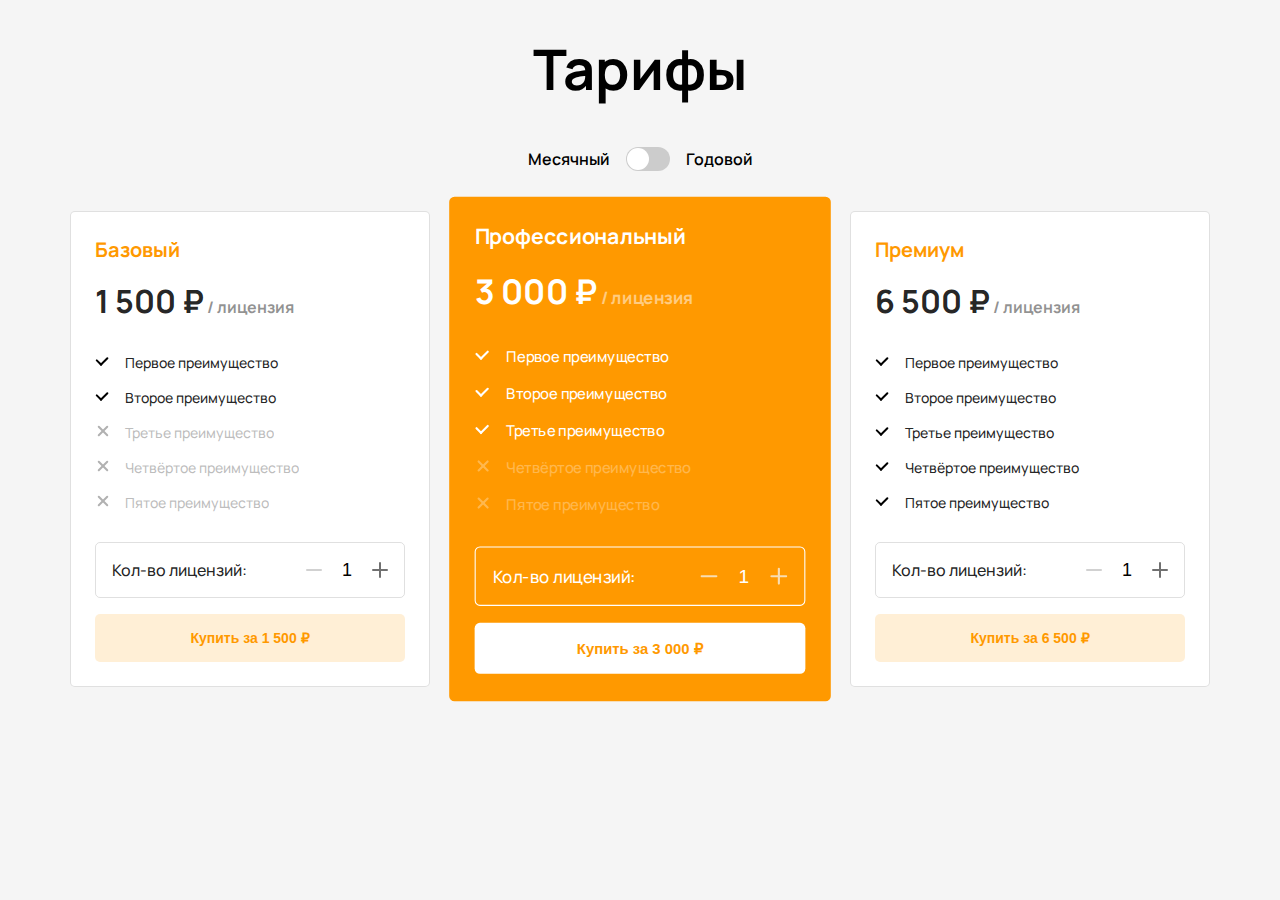
<file: index_template.html>
<!DOCTYPE html>
<html lang="ru">
  <head>
    <meta charset="utf-8">
    <meta name="viewport" content="width=device-width, initial-scale=1, shrink-to-fit=no">
    <title>widget</title>
    <link rel="stylesheet" href="saas_shop_style.css">
    <link rel="preconnect" href="https://fonts.googleapis.com">
    <link rel="preconnect" href="https://fonts.gstatic.com" crossorigin>
    <link href="https://fonts.googleapis.com/css2?family=Manrope:wght@500;600;700&display=swap" rel="stylesheet">
  </head>
  <body>
    <div class="saas-shop-container">
      <div class="saas-shop-title">Тарифы</div>
      <div class="saas-shop-period-container">
        <div class="saas-shop-period-title">
          Месячный
        </div>
        <label class="saas-shop-period">
          <input type="checkbox" class="saas-shop-period-input">
          <span class="saas-shop-slider"></span>
        </label>
        <div class="saas-shop-period-title">
          Годовой
          <!--<span class="saas-shop-period-sale">
            - 15%
          </span>-->
        </div>
      </div>
      <div class="saas-shop-row">
        <div class="saas-shop-card">
          <div class="saas-shop-card-name">Базовый</div>
          <div class="saas-shop-card-price">
            <span class="saas-shop-price-value">1 500 ₽</span>
            <span class="saas-shop-price-text">/ лицензия</span>
          </div>
          <ul class="saas-shop-card-list">
            <li class="saas-shop-list-item">
              <span class="saas-shop-icon-check"></span>
              Первое преимущество
            </li>
            <li class="saas-shop-list-item">
              <span class="saas-shop-icon-check"></span>
              Второе преимущество
            </li>
            <li class="saas-shop-list-item saas-shop-list-item-none">
              <span class="saas-shop-icon-close"></span>
              Третье преимущество
            </li>
            <li class="saas-shop-list-item saas-shop-list-item-none">
              <span class="saas-shop-icon-close"></span>
              Четвёртое преимущество
            </li>
            <li class="saas-shop-list-item saas-shop-list-item-none">
              <span class="saas-shop-icon-close"></span>
              Пятое преимущество
            </li>
          </ul>
          <form class="saas-shop-card-form">
            <div class="saas-shop-form-data">
              <div class="saas-shop-count-name">Кол-во лицензий:</div>
              <div class="saas-shop-form-control">
                <div class="saas-shop-form-minus"></div>
                <input class="saas-shop-form-input"
                       type="number" name="count" min="1" max="10" value="1">
                <div class="saas-shop-form-plus"></div>
              </div>
            </div>
            <button class="saas-shop-card-button" type="button">
              Купить за 1 500 ₽
            </button>
          </form>
        </div>
        <div class="saas-shop-card">
          <div class="saas-shop-card-name">Профессиональный</div>
          <div class="saas-shop-card-price">
            <span class="saas-shop-price-value">3 000 ₽</span>
            <span class="saas-shop-price-text">/ лицензия</span>
          </div>
          <ul class="saas-shop-card-list">
            <li class="saas-shop-list-item">
              <span class="saas-shop-icon-check"></span>
              Первое преимущество
            </li>
            <li class="saas-shop-list-item">
              <span class="saas-shop-icon-check"></span>
              Второе преимущество
            </li>
            <li class="saas-shop-list-item">
              <span class="saas-shop-icon-check"></span>
              Третье преимущество
            </li>
            <li class="saas-shop-list-item saas-shop-list-item-none">
              <span class="saas-shop-icon-close"></span>
              Четвёртое преимущество
            </li>
            <li class="saas-shop-list-item saas-shop-list-item-none">
              <span class="saas-shop-icon-close"></span>
              Пятое преимущество
            </li>
          </ul>
          <form class="saas-shop-card-form">
            <div class="saas-shop-form-data">
              <div class="saas-shop-count-name">Кол-во лицензий:</div>
              <div class="saas-shop-form-control">
                <div class="saas-shop-form-minus"></div>
                <input class="saas-shop-form-input"
                       type="number" name="count" min="1" max="10" value="1">
                <div class="saas-shop-form-plus"></div>
              </div>
            </div>
            <button class="saas-shop-card-button" type="button">
              Купить за 3 000 ₽
            </button>
          </form>
        </div>
        <div class="saas-shop-card">
          <div class="saas-shop-card-name">Премиум</div>
          <div class="saas-shop-card-price">
            <span class="saas-shop-price-value">6 500 ₽</span>
            <span class="saas-shop-price-text">/ лицензия</span>
          </div>
          <ul class="saas-shop-card-list">
            <li class="saas-shop-list-item">
              <span class="saas-shop-icon-check"></span>
              Первое преимущество
            </li>
            <li class="saas-shop-list-item">
              <span class="saas-shop-icon-check"></span>
              Второе преимущество
            </li>
            <li class="saas-shop-list-item">
              <span class="saas-shop-icon-check"></span>
              Третье преимущество
            </li>
            <li class="saas-shop-list-item">
              <span class="saas-shop-icon-check"></span>
              Четвёртое преимущество
            </li>
            <li class="saas-shop-list-item">
              <span class="saas-shop-icon-check"></span>
              Пятое преимущество
            </li>
          </ul>
          <form class="saas-shop-card-form">
            <div class="saas-shop-form-data">
              <div class="saas-shop-count-name">Кол-во лицензий:</div>
              <div class="saas-shop-form-control">
                <div class="saas-shop-form-minus"></div>
                <input class="saas-shop-form-input"
                       type="number" name="count" min="1" max="10" value="1">
                <div class="saas-shop-form-plus"></div>
              </div>
            </div>
            <button class="saas-shop-card-button" type="button">
              Купить за 6 500 ₽
            </button>
          </form>
        </div>
      </div>
    </div>
  </body>
</html>
</file>
<file: saas_shop_style.css>
*
{
    margin: 0;
    padding: 0;
}

body
{
    min-width: 320px;
    background-color: #F5F5F5;
}

.saas-shop-container
{
    max-width: 1200px;
    margin: 0 auto;
    padding: 30px 0;
    font-family: 'Manrope', sans-serif;
}

.saas-shop-title
{
    font-size: 56px;
    font-weight: 700;
    text-align: center;
}

.saas-shop-period
{
    position: relative;
    display: inline-block;
    width: 44px;
    height: 24px;
    margin: 0 16px;
}

.saas-shop-period-input
{
    opacity: 0;
    width: 0;
    height: 0;
}

.saas-shop-period-input:checked + .saas-shop-slider
{
    background-color: #FF9900;
}

.saas-shop-period-input:checked + .saas-shop-slider:before {
    -webkit-transform: translateX(20px);
    -ms-transform: translateX(20px);
    transform: translateX(20px);
}

.saas-shop-slider
{
    position: absolute;
    cursor: pointer;
    top: 0;
    left: 0;
    right: 0;
    bottom: 0;
    background-color: #ccc;
    transition: .4s;
    border-radius: 100px;
}

.saas-shop-slider:before
{
    content: "";
    position: absolute;
    height: 22px;
    width: 22px;
    left: 1px;
    bottom: 1px;
    background-color: white;
    -webkit-transition: .4s;
    transition: .4s;
    border-radius: 50%;
}

.saas-shop-period-container
{
    display: flex;
    align-items: center;
    justify-content: center;
    margin: 40px 0;
}

.saas-shop-period-sale
{
    background: rgba(255, 153, 0, 0.16);
    border-radius: 5px;
    padding: 4px 8px;
    margin: 0 8px;
    color: #FF9900;
    font-size: 12px;
}

.saas-shop-period-title
{
    font-weight: 600;
}

.saas-shop-row
{
    display: flex;
    justify-content: space-evenly;
}

.saas-shop-card
{
    height: auto;
    border: 1px solid rgba(0, 0, 0, 0.12);
    border-radius: 5px;
    padding: 24px;
    background-color: #fff;
    width: 360px;
    box-sizing: border-box;
    color: rgba(0, 0, 0, 0.87);
}

.saas-shop-card:nth-child(2n)
{
    background-color: #ff9900;
    border: none;
    color: #fff;
    transform: scale(1.06);
}

.saas-shop-card:nth-child(2n) .saas-shop-form-data
{
    border-color: #fff;
}

.saas-shop-card:nth-child(2n) .saas-shop-card-button
{
    background-color: #fff;
    color: #ff9900;
}

.saas-shop-card:nth-child(2n) .saas-shop-card-name,
.saas-shop-card:nth-child(2n) .saas-shop-form-input
{
    color: #fff;
}

.saas-shop-card:nth-child(2n) .saas-shop-icon-check:before,
.saas-shop-card:nth-child(2n) .saas-shop-icon-check:after,
.saas-shop-card:nth-child(2n) .saas-shop-icon-close:before,
.saas-shop-card:nth-child(2n) .saas-shop-icon-close:after
{
    background-color: #fff;
}

.saas-shop-card:nth-child(2n) .saas-shop-form-plus::before,
.saas-shop-card:nth-child(2n) .saas-shop-form-plus::after
{
    background-color: #F8DDB3;
}

.saas-shop-card:nth-child(2n) .saas-shop-form-minus::before
{
    background-color: #F8DDB3;
}

.saas-shop-card-name
{
    font-size: 20px;
    font-weight: 700;
    color: #ff9900;
}

.saas-shop-card-list
{
    list-style: none;
    padding-left: 0;
}

.saas-shop-list-item
{
    font-size: 14px;
    font-weight: 500;
    margin-bottom: 16px;
    padding-left: 30px;
    position: relative;
}

.saas-shop-list-item-none
{
    opacity: .3;
}

.saas-shop-icon-check
{
    position: absolute;
    display: inline-block;
    width: 14px;
    height: 10px;
    left: 0;
    top: 4px;
}

.saas-shop-icon-check:before
{
    position: absolute;
    left: -4px;
    top: 10%;
    height: 80%;
    width: 2px;
    background-color: #000;
    content: "";
    transform: translateX(10px) rotate(-45deg);
    transform-origin: left bottom;
    border-radius: 10px 10px 0 0;
}

.saas-shop-icon-check:after
{
    position: absolute;
    left: -4px;
    top: 68%;
    height: 2px;
    width: 80%;
    background-color: #000;
    content: "";
    transform: translateX(10px) rotate(-45deg);
    transform-origin: left bottom;
    border-radius: 0 10px 10px 0;
}

.saas-shop-icon-close {
    position: absolute;
    left: 2px;
    top: 1px;
    width: 12px;
    height: 12px;
}

.saas-shop-icon-close:before,
.saas-shop-icon-close:after {
    position: absolute;
    left: 5px;
    content: '';
    height: 14px;
    width: 2px;
    background-color: #000;
    border-radius: 10px;
}

.saas-shop-icon-close:before {
    transform: rotate(45deg);
}

.saas-shop-icon-close:after {
    transform: rotate(-45deg);
}

.saas-shop-card-price
{
    margin: 16px 0 30px;
    font-weight: 700;
}

.saas-shop-price-value
{
    font-size: 32px;
}

.saas-shop-price-text
{
    opacity: .5;
}

.saas-shop-card-form
{
    margin-top: 30px;
}

.saas-shop-form-data
{
    border: 1px solid rgba(0, 0, 0, 0.12);
    border-radius: 5px;
    padding: 16px;
    display: flex;
    align-items: center;
    justify-content: space-between;
}

.saas-shop-count-name
{
    font-weight: 500;
}

.saas-shop-form-control
{
    display: flex;
    align-items: center;
    overflow: hidden;
}

.saas-shop-form-input
{
    border: none;
    text-align: center;
    font-weight: 500;
    font-size: 18px;
    width: 50px;
    background-color: transparent;
}

.saas-shop-form-minus,
.saas-shop-form-plus
{
    width: 16px;
    height: 16px;
    cursor: pointer;
    position: relative;
}

.saas-shop-form-plus::before,
.saas-shop-form-plus::after
{
    content: '';
    width: 16px;
    height: 2px;
    background-color: #707070;
    position: absolute;
    top: calc(50% - 1px);
    border-radius: 5px;
}

.saas-shop-form-plus::after
{
    transform: rotate(90deg);
}

.saas-shop-form-minus::before
{
    content: '';
    width: 16px;
    height: 2px;
    background-color: #D1D1D1;
    position: absolute;
    top: calc(50% - 1px);
    border-radius: 5px;
}

.saas-shop-form-input::-webkit-outer-spin-button,
.saas-shop-form-input::-webkit-inner-spin-button {
    -webkit-appearance: none;
    margin: 0;
}

input[type=number] {
    -moz-appearance:textfield;
}

.saas-shop-form-input:focus-visible
{
    outline: none;
}

.saas-shop-form-label
{
    margin-left: 10px;
}

.saas-shop-card-button
{
    display: block;
    text-decoration: none;
    text-align: center;
    color: #FF9900;
    background-color: rgba(255, 153, 0, 0.16);
    width: 100%;
    font-size: 14px;
    font-weight: 600;
    padding-top: 16px;
    padding-bottom: 16px;
    border-radius: 5px;
    margin-top: 16px;
    cursor: pointer;
    border: none;
}
</file>
